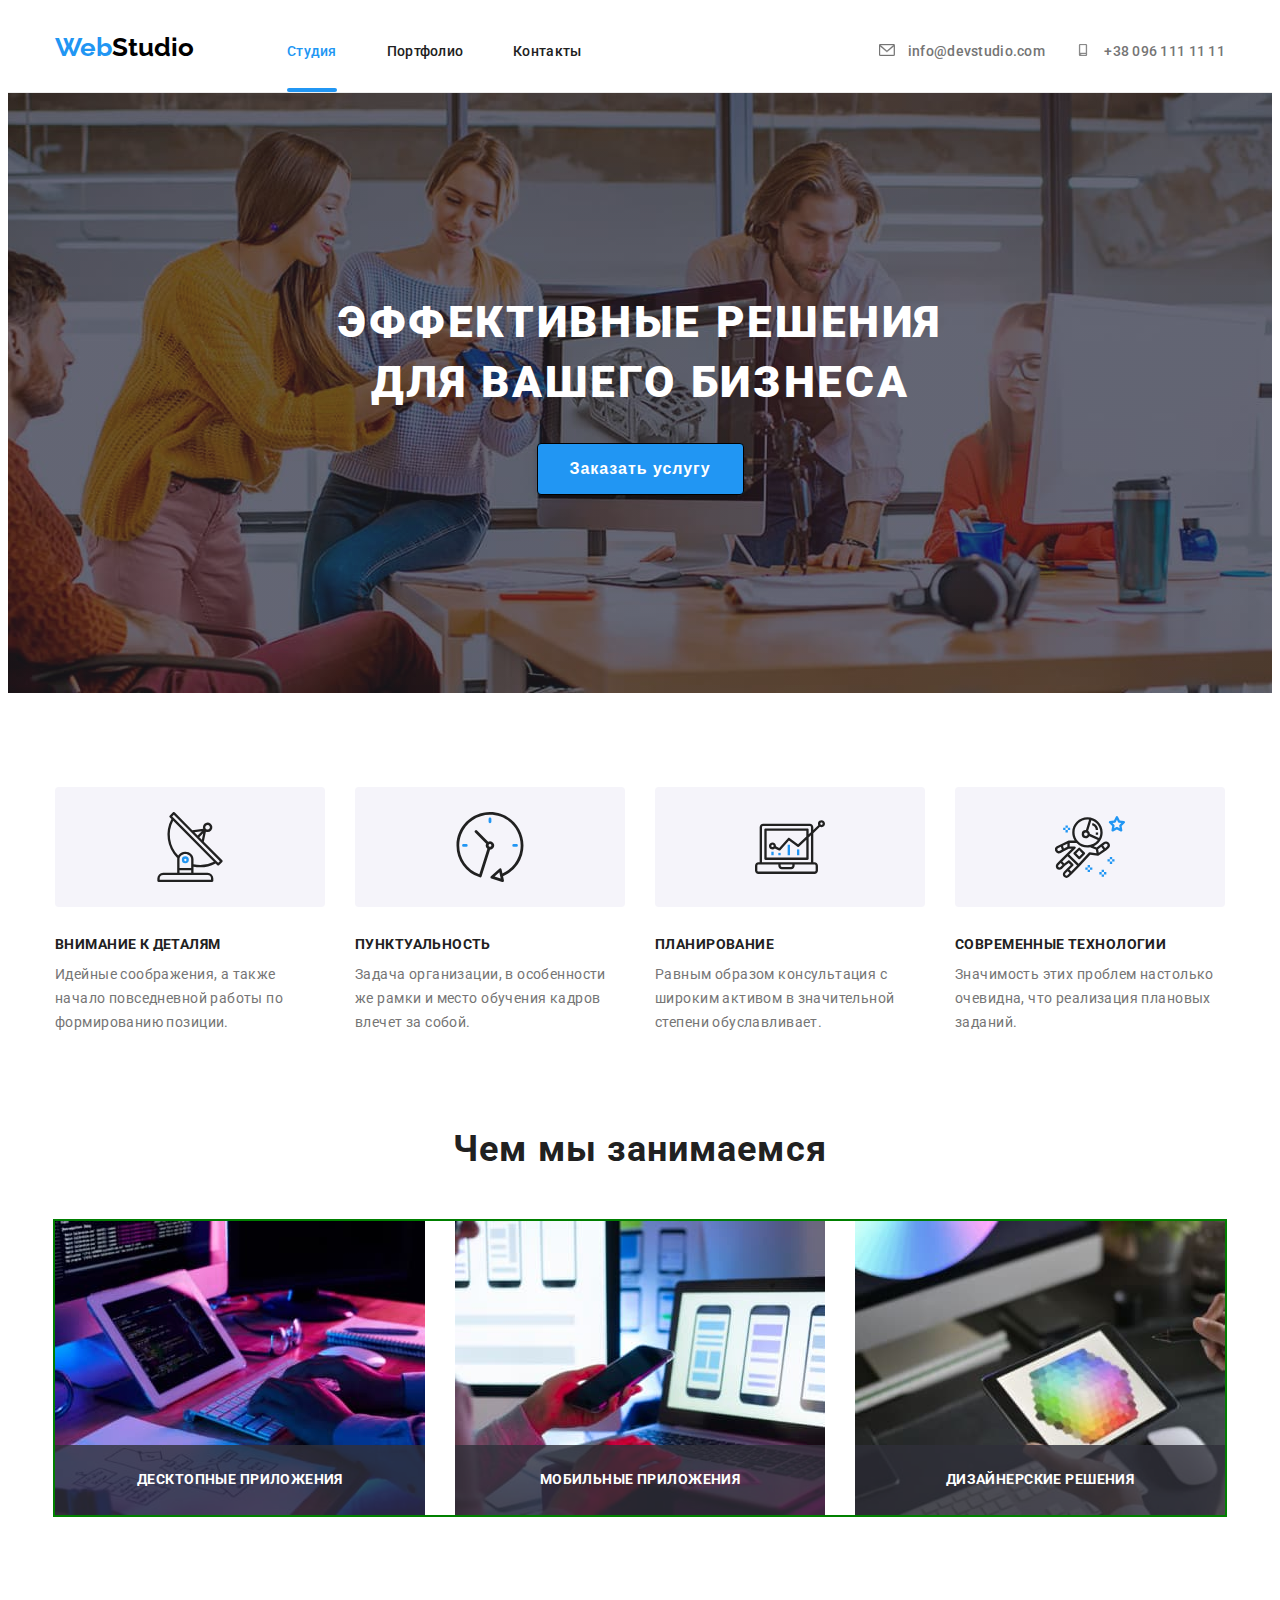
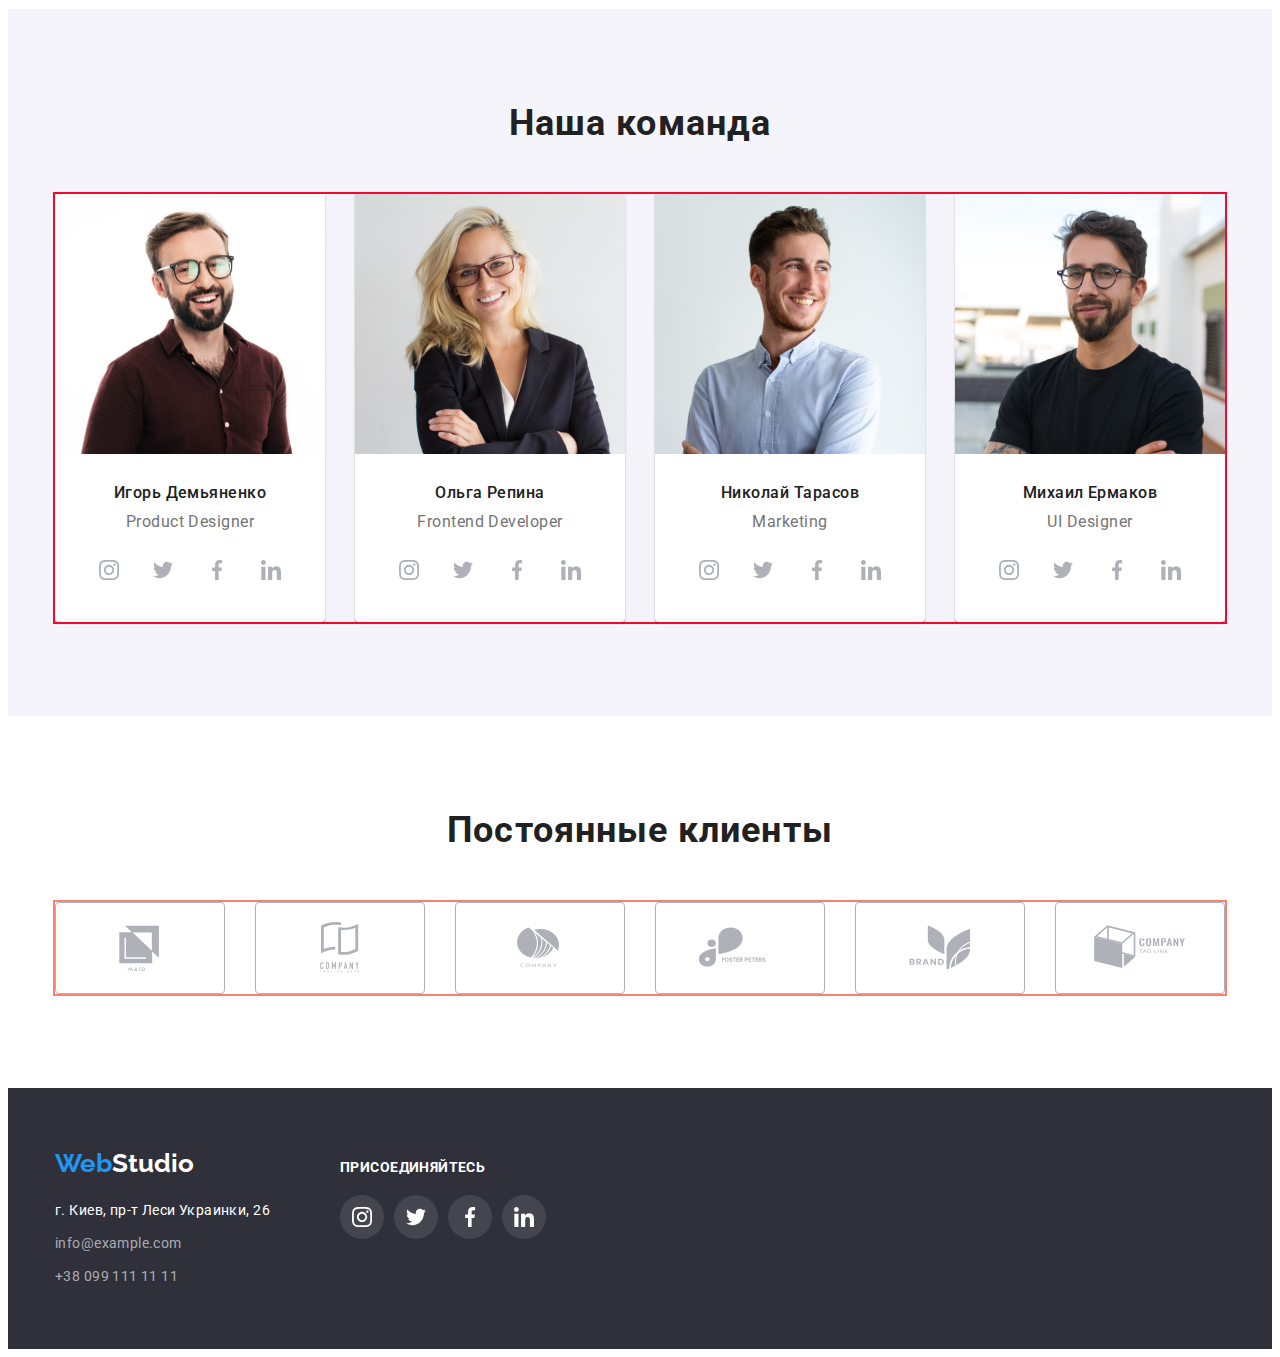
<file: index.html>
<!DOCTYPE html>
<html lang="en">
<head>
   <meta charset="UTF-8">
   <meta http-equiv="X-UA-Compatible" content="IE=edge">
   <meta name="viewport" content="width=device-width, initial-scale=1.0">
   <link rel="preconnect" href="https://fonts.googleapis.com">
   <link rel="preconnect" href="https://fonts.gstatic.com" crossorigin>
   <link href="https://fonts.googleapis.com/css2?family=Raleway:wght@700&family=Roboto:wght@400;500;700;900&display=swap" rel="stylesheet">
   <link rel="stylesheet" href="https://cdnjs.cloudflare.com/ajax/libs/modern-normalize/1.1.0/modern-normalize.min.css"
      integrity="sha512-wpPYUAdjBVSE4KJnH1VR1HeZfpl1ub8YT/NKx4PuQ5NmX2tKuGu6U/JRp5y+Y8XG2tV+wKQpNHVUX03MfMFn9Q=="
      crossorigin="anonymous" referrerpolicy="no-referrer" />
   <link rel="stylesheet" href="css/styles.css">
   <title>Document</title>
   
</head>


<body>
<!-- Верхняя линия -->
<header>
   <div class="container head">
      <a href="index.html" class="logo">Web<span class="logo-black">Studio</span></a>
      <nav>
         <ul class="navigators">
            <li><a href="index.html" class="navigator current">Студия</a></li>
            <li><a href="portfolio.html" class="navigator">Портфолио</a></li>
            <li><a href="" class="navigator">Контакты</a></li>
         </ul>

      </nav>
      <ul class="head-infos">
         <li class="head-item">
            <a href="email:info@devstudio.com" class="head-info">
               <svg class="icon-head" width="16px" height="12px">
                  <use href="./img/icons/sprite.svg#envelope"></use>
               </svg>
               info@devstudio.com</a></li>
         <li class="head-item">
            <a href="tel:+380961111111" class="head-info">
               <svg class="icon-head">
                  <use href="./img/icons/sprite.svg#smartphone"></use>
               </svg>
               +38 096 111 11 11</a></li>
      </ul>
   </div>
</header>

<main>
<!-- Шапка Профиля -->
<section class="hero overlay">
   <div class=" container">
      <h1 class="hero-text">Эффективные решения для вашего бизнеса</h1>
      <!-- Кнопка-->  
      <button type="button" class="button" data-modal-open>Заказать услугу</button>

      <div class="backdrop is-hidden" data-modal>
         <div class="modal">
<!-- какойто текст -->
            <button class="button-close" data-modal-close>
               <div >
                  <svg class="cross-button" width="30px" height="30px">
                     <use href="./img/icons/sprite.svg#cross"></use>
                  </svg>
               </div>
            </button>
         </div>
      </div>
   </div>
</section>
<!--Особенности-->
<section class="pad"> 
   <div class="container">
      <h2 class="no-see"> особенности</h2>
      <ul class="features">
         <li class="feature-item icon-antena">
            <h3 class="feature">Внимание к деталям</h3>
            <p class="about-feature">Идейные соображения, а также начало повседневной работы по формированию позиции.</p>
         </li>
         <li class="feature-item icon-clock">
            <h3 class="feature">Пунктуальность</h3>
            <p class="about-feature">Задача организации, в особенности же рамки и место обучения кадров влечет за собой.</p>
         </li>
         <li class="feature-item icon-diagram">
            <h3 class="feature">Планирование</h3>
            <p class="about-feature">Равным образом консультация с широким активом в значительной степени обуславливает.</p>
         </li>
         <li class="feature-item icon-astronaut">
            <h3 class="feature">Современные технологии</h3>
            <p class="about-feature">Значимость этих проблем настолько очевидна, что реализация плановых заданий.</p>
         </li>
      </ul>
   </div>
</section>
<!-- Чем мы занимаемся-->
<section class="section">
<div class="container">
   <h2 class="head-doing">
      Чем мы занимаемся
   </h2>
   <ul class="works">
      <li class="work-overlay"><img src="img/comp_work.jpg" 
               alt="Computer Work" 
               width="370"
               height="294"
               class="work-foto">
                  <div class="work-label">
                     Десктопные приложения
                  </div>
      </li>
      <li class="work-overlay"><img src="img/phone_work.jpg" 
               alt="Phone Work" 
               width="370"
               height="294"
               class="work-foto">
                  <div class="work-label">
                     Мобильные приложения
                  </div>
      </li>
      <li class="work-overlay"><img src="img/tablet_work.jpg" 
               alt="Tablet Work" 
               width="370"
               height="294"
               class="work-foto">
                  <div class="work-label">
                        Дизайнерские решения
                  </div>
      </li>
   </ul>
</div>
</section>
<!-- Наша команда -->
<section class="section bg">
   <div class="container">
      <h2 class="tittle">Наша команда</h2> 
         <ul class="list-team">
            <li class="item-team">
               <img src="img/img_team/product_designer.jpg" alt="Product Designer" width="270" height="260" class="work-foto">
               <div class="card-bot">
                  <h3 class="team-member">
                     Игорь Демьяненко
                  </h3>
                  <p class="member-description">
                     Product Designer
                  </p>
                  <ul class="socials-list">
                     <li>
                        <a href="#" class="socials-link">
                           <svg class="socials-icon" width="20" height="20">
                              <use href="./img/icons/sprite.svg#instagram">

                              </use>
                           </svg>
                        </a>
                     </li>
                     <li>
                        <a href="#" class="socials-link">
                           <svg class="socials-icon" width="20" height="20">
                              <use href="./img/icons/sprite.svg#twitter">

                              </use>
                           </svg>
                        </a>
                     </li>
                     <li>
                        <a href="#" class="socials-link">
                           <svg class="socials-icon" width="20" height="20">
                              <use href="./img/icons/sprite.svg#facebook">

                              </use>
                           </svg>
                        </a>
                     </li>
                     <li>
                        <a href="#" class="socials-link">
                           <svg class="socials-icon" width="20" height="20">
                              <use href="./img/icons/sprite.svg#linkedin">

                              </use>
                           </svg>
                        </a>
                     </li>
                  </ul>
      </div>
         <li class="item-team">
            <img src="img/img_team/front_end_developer.jpg"
                  alt="Product Designer"
                  width="270"
                  height="260"
                  class="work-foto">
            <div class="card-bot">
               <h3 class="team-member">
                  Ольга Репина
               </h3>
               <p class="member-description">
                  Frontend Developer
               </p>
                  <ul class="socials-list">
                     <li>
                        <a href="#" class="socials-link" >
                           <svg class="socials-icon" width="20" height="20">
                              <use href="./img/icons/sprite.svg#instagram" >
                  
                              </use>
                           </svg>
                        </a>
                     </li>
                     <li>
                        <a href="#" class="socials-link">
                           <svg class="socials-icon" width="20" height="20">
                              <use href="./img/icons/sprite.svg#twitter" >
                  
                              </use>
                           </svg>
                        </a>
                     </li>
                  <li>
                     <a href="#" class="socials-link">
                        <svg class="socials-icon" width="20" height="20">
                           <use href="./img/icons/sprite.svg#facebook" >
                  
                           </use>
                        </svg>
                     </a>
                  </li>
                  <li>
                     <a href="#" class="socials-link">
                        <svg class="socials-icon" width="20" height="20">
                           <use href="./img/icons/sprite.svg#linkedin" >
                  
                           </use>
                        </svg>
                     </a>
                  </li>
                  </ul>
         <li class="item-team">
            <img src="img/img_team/marketing.jpg" alt="Product Designer" width="270" height="260" class="work-foto">
            <div class="card-bot">
               <h3 class="team-member">
                  Николай Тарасов
               </h3>
               <p class="member-description">
                  Marketing
               </p>
               <ul class="socials-list">
                  <li>
                     <a href="#" class="socials-link">
                        <svg class="socials-icon" width="20" height="20">
                           <use href="./img/icons/sprite.svg#instagram">
         
                           </use>
                        </svg>
                     </a>
                  </li>
                  <li>
                     <a href="#" class="socials-link">
                        <svg class="socials-icon" width="20" height="20">
                           <use href="./img/icons/sprite.svg#twitter">
         
                           </use>
                        </svg>
                     </a>
                  </li>
                  <li>
                     <a href="#" class="socials-link">
                        <svg class="socials-icon" width="20" height="20">
                           <use href="./img/icons/sprite.svg#facebook">
         
                           </use>
                        </svg>
                     </a>
                  </li>
                  <li>
                     <a href="#" class="socials-link">
                        <svg class="socials-icon" width="20" height="20">
                           <use href="./img/icons/sprite.svg#linkedin">
         
                           </use>
                        </svg>
                     </a>
                  </li>
               </ul>
            </div>
            <li class="item-team">
               <img src="img/img_team/ui_designer.jpg" alt="Product Designer" width="270" height="260" class="work-foto">
               <div class="card-bot">
                  <h3 class="team-member">
                     Михаил Ермаков
                  </h3>
                  <p class="member-description">
                     UI Designer
                  </p>
                  <ul class="socials-list">
                     <li>
                        <a href="#" class="socials-link">
                           <svg class="socials-icon" width="20" height="20">
                              <use href="./img/icons/sprite.svg#instagram">
            
                              </use>
                           </svg>
                        </a>
                     </li>
                     <li>
                        <a href="#" class="socials-link">
                           <svg class="socials-icon" width="20" height="20">
                              <use href="./img/icons/sprite.svg#twitter">
            
                              </use>
                           </svg>
                        </a>
                     </li>
                     <li>
                        <a href="#" class="socials-link">
                           <svg class="socials-icon" width="20" height="20">
                              <use href="./img/icons/sprite.svg#facebook">
            
                              </use>
                           </svg>
                        </a>
                     </li>
                     <li>
                        <a href="#" class="socials-link">
                           <svg class="socials-icon" width="20" height="20">
                              <use href="./img/icons/sprite.svg#linkedin">
            
                              </use>
                           </svg>
                        </a>
                     </li>
                  </ul>
               </div>
   </div>
</section>
<div class="container">
   <section class="section">
      <h2 class="tittle">Постоянные клиенты</h2>
      <div>
         <ul class="customers">
            <li>
               <a href="#" class="customers-link">
                  <svg class="customers-logo" width="106px" height="60px">
                     <use href="./img/icons/sprite.svg#yaco">

                     </use>
                  </svg>
               </a>
            </li>
            <li>
               <a href="#" class="customers-link">
                  <svg class="customers-logo" width="106px" height="60px">
                     <use href="./img/icons/sprite.svg#tagline">
                  
                     </use>
                  </svg>
               </a>
            </li>
            <li>
               <a href="#" class="customers-link">
                  <svg class="customers-logo" width="106px" height="60px">
                     <use href="./img/icons/sprite.svg#company">
                  
                     </use>
                  </svg>
               </a>
            </li>
            <li>
               <a href="#" class="customers-link">
                  <svg class="customers-logo" width="106px" height="60px">
                     <use href="./img/icons/sprite.svg#foster_peters">
                  
                     </use>
                  </svg>
               </a>
            </li>
            <li>
               <a href="#" class="customers-link">
                  <svg class="customers-logo" width="106px" height="60px">
                     <use href="./img/icons/sprite.svg#brand">
                  
                     </use>
                  </svg>
               </a>
            </li>
            <li>
               <a href="#" class="customers-link">
                  <svg class="customers-logo" width="106px" height="60px">
                     <use href="./img/icons/sprite.svg#cptag">
                        
                     </use>
                  </svg>
               </a>
            </li>
         </ul>
      </div>
   </section>
</div>
</main>

<!-- Подвал -->
<footer>
<div class="container footer"> 
   <div class="footer-position">  
      <a href="index.html" class="footer-logo">Web<span class="logo-white">Studio</span></a>
      <address class="address-location">
         <ul class="footer-ul">
            <li>
               <a href="https://goo.gl/maps/bWFkGNw7Ft1GiUdh8"
               target="_blank"
               rel="noopener noreferrer" 
               class="location"
               >
               г. Киев, пр-т Леси Украинки, 26
               </a>

            </li>
            <li><a href="mailto:info@example.com" class="footer-info">info@example.com</a></li>
            <li><a href="tel:+380991111111" class="footer-info">+38 099 111 11 11</a></li>
         </ul>
      </address>
   </div>
            <div class="style-footer">
               <h2 class="tittle-footer">присоединяйтесь</h2>
                  <div>
                     <ul class="footer-list">
                        <li>
                           <a href="#" class="footer-link">
                              <svg class="socials-icon" width="20" height="20">
                                 <use href="./img/icons/sprite.svg#instagram">
                     
                                 </use>
                              </svg>
                           </a>
                        </li>
                        <li>
                           <a href="#" class="footer-link">
                              <svg class="socials-icon" width="20" height="20">
                                 <use href="./img/icons/sprite.svg#twitter">
                     
                                 </use>
                              </svg>
                           </a>
                        </li>
                        <li>
                           <a href="#" class="footer-link">
                              <svg class="socials-icon" width="20" height="20">
                                 <use href="./img/icons/sprite.svg#facebook">
                     
                                 </use>
                              </svg>
                           </a>
                        </li>
                        <li>
                           <a href="#" class="footer-link">
                              <svg class="socials-icon" width="20" height="20">
                                 <use href="./img/icons/sprite.svg#linkedin">
                     
                                 </use>
                              </svg>
                           </a>
                        </li>
                     </ul>
                  </div>
               </div>
</div>
</footer>

   <script src="./js/modal.js"></script>
</body>
</html>
</file>
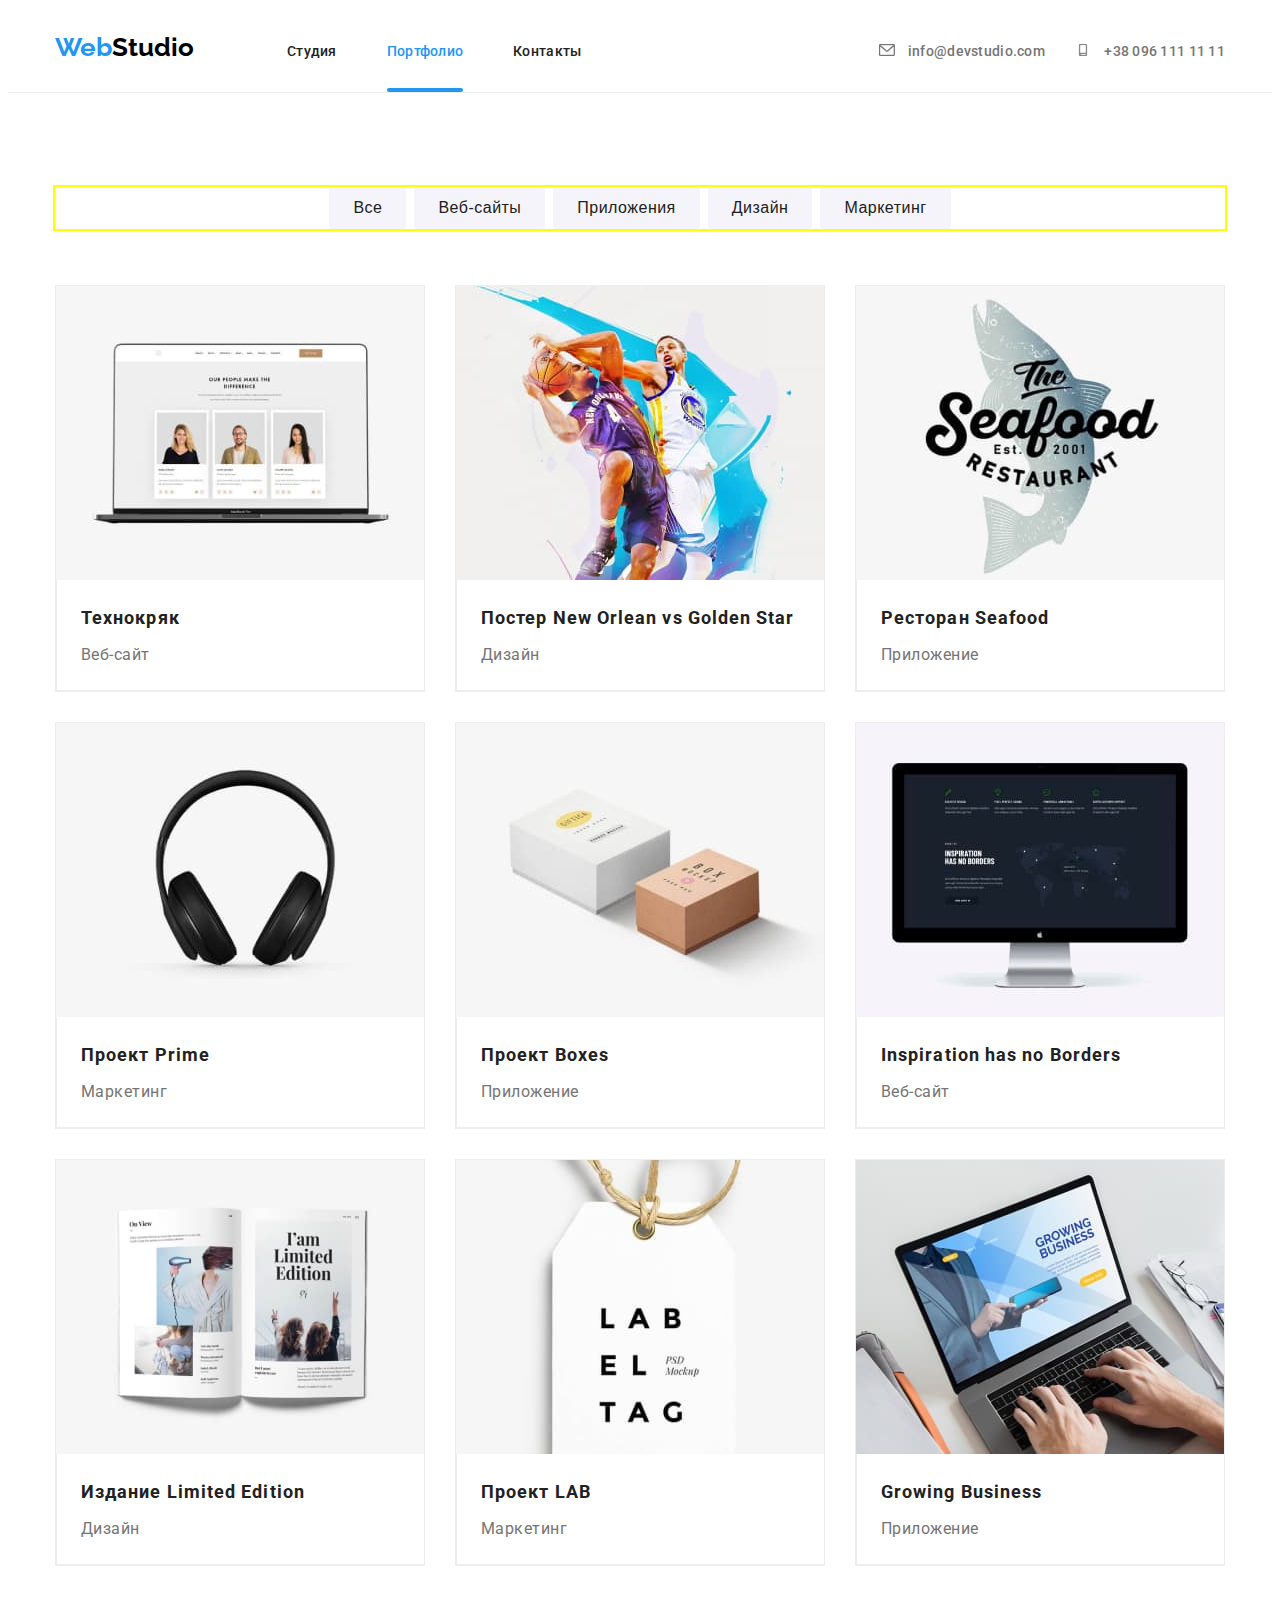
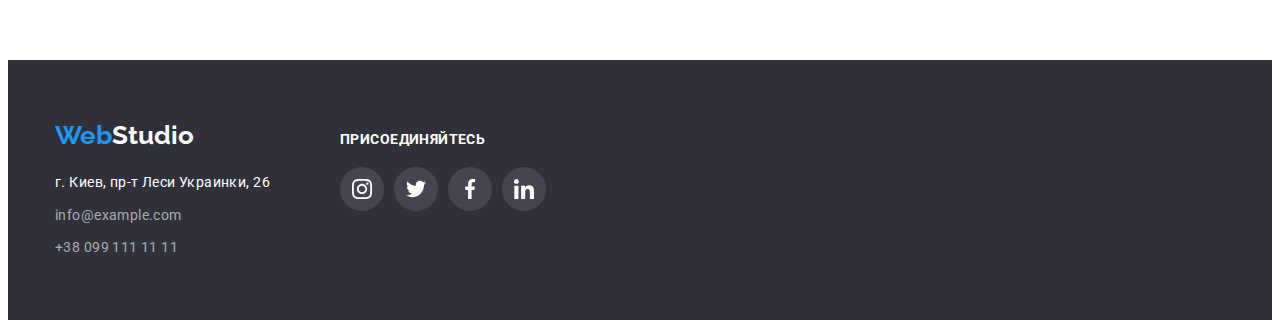
<file: portfolio.html>
<!DOCTYPE html>
<html lang="en">
<head>
    <meta charset="UTF-8">
    <meta http-equiv="X-UA-Compatible" content="IE=edge">
    <meta name="viewport" content="width=device-width, initial-scale=1.0">
    <link rel="preconnect" href="https://fonts.googleapis.com">
    <link rel="preconnect" href="https://fonts.gstatic.com" crossorigin>
    <link href="https://fonts.googleapis.com/css2?family=Raleway:wght@700&family=Roboto:wght@400;500;700;900&display=swap" rel="stylesheet">
    <link rel="stylesheet" href="https://cdnjs.cloudflare.com/ajax/libs/modern-normalize/1.1.0/modern-normalize.min.css"
        integrity="sha512-wpPYUAdjBVSE4KJnH1VR1HeZfpl1ub8YT/NKx4PuQ5NmX2tKuGu6U/JRp5y+Y8XG2tV+wKQpNHVUX03MfMFn9Q=="
        crossorigin="anonymous" referrerpolicy="no-referrer" />
    <link rel="stylesheet" href="css/styles.css">
    <title>Document</title>
</head>


<body>
<!-- Верхняя линия -->
<header>
    <div class="container head">
        <a href="index.html" class="logo">Web<span class="logo-black">Studio</span></a>
        <nav>
            <ul class="navigators">
                <li><a href="index.html" class="navigator">Студия</a></li>
                <li><a href="portfolio.html" class="navigator current">Портфолио</a></li>
                <li><a href="" class="navigator">Контакты</a></li>
            </ul>

        </nav>
        <ul class="head-infos">
            <li class="head-item">
                <a href="email:info@devstudio.com" class="head-info">
                    <svg class="icon-head" width="16px" height="12px">
                        <use href="./img/icons/sprite.svg#envelope"></use>
                    </svg>
                    info@devstudio.com</a>
            </li>
            <li class="head-item">
                <a href="tel:+380961111111" class="head-info">
                    <svg class="icon-head">
                        <use href="./img/icons/sprite.svg#smartphone"></use>
                    </svg>
                    +38 096 111 11 11</a>
            </li>
        </ul>
    </div>
</header>

<main>
<!-- Портфолио -->
<section class="main-project">
    <div class="container">
        <h1 class="no-see">Portfolio</h1>
        <ul class="project-buttons">
            <li><button type="button" class="project-button">Все</button></li>
            <li><button type="button" class="project-button">Веб-сайты</button></li>
            <li><button type="button" class="project-button">Приложения</button></li>
            <li><button type="button" class="project-button">Дизайн</button></li>
            <li><button type="button" class="project-button">Маркетинг</button></li>
        </ul>
        <ul class="projects">
            <li class="projects-box">
                <a href="" class="projects-active">
                    <div class="relative-projects">
                        <img src="img/img_projects/technokryak.jpg" alt="Techno Kryak" width="370" height="294" 
                            class="projects-foto">
                            <div class="projects-action">
                                <p class="action-overlay">
                                    Ресурс предлагает комплексные предложения с разным уровнем функционала и сервисов. Все это позволит посетителю получить исчерпывающие сведения о компании или частном лице.
                                </p>
                            </div>
                    </div>
                    <div class="projects-bot">
                        <h2 class="project-name">Технокряк</h2>
                        <p class="project-description">Веб-сайт</p>
                    </div>
                </a>
            </li>
            <li class="projects-box">
                <a href="" class="projects-active">
                    <div class="relative-projects">
                        <img src="img/img_projects/poster.jpg" alt="poster" width="370" height="294" 
                        class="projects-foto">
                            <div class="projects-action">
                                <p class="action-overlay">
                                    Ресурс предлагает комплексные предложения с разным уровнем функционала и сервисов. Все это позволит посетителю получить исчерпывающие сведения о компании или частном лице.
                                </p>
                            </div>
                    </div>
                    <div class="projects-bot">
                        <h2 class="project-name">Постер New Orlean vs Golden Star</h2>
                        <p class="project-description">Дизайн</p>
                    </div>
                </a>
            </li>
            <li class="projects-box">
                <a href="" class="projects-active">
                    <div class="relative-projects">
                        <img src="img/img_projects/restaurant.jpg" alt="The Seafood Restaurant" width="370" height="294"
                        class="projects-foto">
                            <div class="projects-action">
                                <p class="action-overlay">
                                    Ресурс предлагает комплексные предложения с разным уровнем функционала и сервисов. Все это позволит посетителю получить исчерпывающие сведения о компании или частном лице.
                                </p>
                            </div>
                    </div>
                    <div class="projects-bot">
                        <h2 class="project-name">Ресторан Seafood</h2>
                        <p class="project-description">Приложение</p>
                    </div>
                </a>
            </li>
            <li class="projects-box">
                <a href="" class="projects-active">
                    <div class="relative-projects">
                        <img src="img/img_projects/project_prime.jpg" alt="project prime" width="370" height="294"
                        class="projects-foto">
                            <div class="projects-action">
                                <p class="action-overlay">
                                    Ресурс предлагает комплексные предложения с разным уровнем функционала и сервисов. Все это позволит посетителю получить исчерпывающие сведения о компании или частном лице.
                                </p>
                            </div>
                    </div>
                    <div class="projects-bot">
                        <h2 class="project-name">Проект Prime</h2>
                        <p class="project-description">Маркетинг</p>
                    </div>
                </a>
            </li>
            <li class="projects-box">
                <a href="" class="projects-active">
                    <div class="relative-projects">
                        <img src="img/img_projects/project_boxes.jpg" alt="Проект Boxes" width="370" height="294" 
                        class="projects-foto">
                            <div class="projects-action">
                                <p class="action-overlay">
                                    Ресурс предлагает комплексные предложения с разным уровнем функционала и сервисов. Все это позволит посетителю получить исчерпывающие сведения о компании или частном лице.
                                </p>
                            </div>
                    </div>
                    <div class="projects-bot">
                        <h2 class="project-name">Проект Boxes</h2>
                        <p class="project-description">Приложение</p>
                    </div>
                </a>
            </li>
            <li class="projects-box">
                <a href="" class="projects-active">
                    <div class="relative-projects">
                        <img src="img/img_projects/inspiration.jpg" alt="Inspiration has no Borders" width="370" height="294"
                        class="projects-foto">
                            <div class="projects-action">
                                <p class="action-overlay">
                                    Ресурс предлагает комплексные предложения с разным уровнем функционала и сервисов. Все это позволит посетителю получить исчерпывающие сведения о компании или частном лице.
                                </p>
                            </div>
                    </div>
                    <div class="projects-bot">
                        <h2 class="project-name">Inspiration has no Borders</h2>
                        <p class="project-description">Веб-сайт</p>
                    </div>
                </a>
            </li>
            <li class="projects-box">
                <a href="" class="projects-active">
                    <div class="relative-projects">
                        <img src="img/img_projects/limited_edition.jpg" alt="Издание Limited Edition" width="370" height="294"
                        class="projects-foto">
                            <div class="projects-action">
                                <p class="action-overlay">
                                    Ресурс предлагает комплексные предложения с разным уровнем функционала и сервисов. Все это позволит посетителю получить исчерпывающие сведения о компании или частном лице.
                                </p>
                            </div>
                    </div>
                    <div class="projects-bot">
                        <h2 class="project-name">Издание Limited Edition</h2>
                        <p class="project-description">Дизайн</p>
                    </div>
                </a>
            </li>
            <li class="projects-box">
                <a href="" class="projects-active">
                    <div class="relative-projects">
                        <img src="img/img_projects/project_lab.jpg" alt="Проект LAB" width="370" height="294" 
                        class="projects-foto">
                            <div class="projects-action">
                                <p class="action-overlay">
                                    Ресурс предлагает комплексные предложения с разным уровнем функционала и сервисов. Все это позволит посетителю получить исчерпывающие сведения о компании или частном лице.
                                </p>
                            </div>
                    </div>
                    <div class="projects-bot">
                        <h2 class="project-name">Проект LAB</h2>
                        <p class="project-description">Маркетинг</p>
                    </div>
                </a>
            </li>
            <li class="projects-box">
                <a href="" class="projects-active">
                    <div class="relative-projects">
                        <img src="img/img_projects/growing_business.jpg" alt="Growing Business" width="370" height="294"
                        class="projects-foto">
                            <div class="projects-action">
                                <p class="action-overlay">
                                    Ресурс предлагает комплексные предложения с разным уровнем функционала и сервисов. Все это позволит посетителю получить исчерпывающие сведения о компании или частном лице.
                                </p>
                            </div>
                    </div>
                    <div class="projects-bot">
                        <h2 class="project-name">Growing Business</h2>
                        <p class="project-description">Приложение</p>
                    </div>
                </a>
            </li>
        </ul>
    </div>
</section>
</main>
    <!-- Подвал -->
<footer>
    <div class="container footer">
        <div class="footer-position">
            <a href="index.html" class="footer-logo">Web<span class="logo-white">Studio</span></a>
            <address class="address-location">
                <ul class="footer-ul">
                    <li>
                        <a href="https://goo.gl/maps/bWFkGNw7Ft1GiUdh8" target="_blank" rel="noopener noreferrer"
                            class="location">
                            г. Киев, пр-т Леси Украинки, 26
                        </a>

                    </li>
                    <li><a href="mailto:info@example.com" class="footer-info">info@example.com</a></li>
                    <li><a href="tel:+380991111111" class="footer-info">+38 099 111 11 11</a></li>
                </ul>
            </address>  
        </div>
        <div class="style-footer">
            <h2 class="tittle-footer">присоединяйтесь</h2>
            <div>
                <ul class="footer-list">
                    <li>
                        <a href="#" class="footer-link">
                            <svg class="socials-icon" width="20" height="20">
                                <use href="./img/icons/sprite.svg#instagram">

                                </use>
                            </svg>
                        </a>
                    </li>
                    <li>
                        <a href="#" class="footer-link">
                            <svg class="socials-icon" width="20" height="20">
                                <use href="./img/icons/sprite.svg#twitter">

                                </use>
                            </svg>
                        </a>
                    </li>
                    <li>
                        <a href="#" class="footer-link">
                            <svg class="socials-icon" width="20" height="20">
                                <use href="./img/icons/sprite.svg#facebook">

                                </use>
                            </svg>
                        </a>
                    </li>
                    <li>
                        <a href="#" class="footer-link">
                            <svg class="socials-icon" width="20" height="20">
                                <use href="./img/icons/sprite.svg#linkedin">

                                </use>
                            </svg>
                        </a>
                    </li>
                </ul>
            </div>
        </div>
    </div>
</footer>
</body>
</html>
</file>
<file: css/styles.css>
html {
    box-sizing: border-box;
}
*,
*::before,
*::after {
    box-sizing: inherit;
}

:root {
    --brand-color: #2196f3;
    --primary-color: #212121;
    --description-color: #757575;
    --background-icons: #F5F4FA;
    --main-white: #FFFFFF;
}

a {
    text-decoration: none;
}

p {
    margin: 0px;
}

h1,
h2,
h3 {
    margin: 0px;
}

ul,
li {
    padding: 0px;
    margin: 0px;
    list-style-type: none;
}


body {
    background: var(--main-white);
    font-family: 'Roboto', sans-serif;
    color:var(--primary-color);

}

header {
    padding-top: 24px;
    /* padding-bottom: 25px; */
    border-bottom: 1px solid #ECECEC;
}

footer {
    padding: 60px 0px;
    background-color: #2F303A;
}

.section {
    padding: 94px 0px;
}
/* Верхняя линия */

.container {
    width: 1200px;
    margin: 0px auto;
    padding: 0px 15px;
    align-items: center;

}

.head {
    display: flex;
    align-items:center;
    justify-content: center;
    align-items: baseline;
    background-color: var(--main-white);
}
a.logo {
    display: flex;
    font-family: 'Raleway';
    font-style: normal;
    font-weight: 700;
    font-size: 26px;
    line-height: 1.19;
    color: var(--brand-color);
}

a.logo {
    text-decoration: none;
}

.logo-black {
    color: #000000;
}

.navigators {
    /* position: relative; */

    display: flex;
    justify-content: space-between;
    gap: 50px;
    margin-left: 93px;
    padding: 0px;
}

.navigator {
    display: flex;
    align-items: center;
    justify-content: center;
    position: relative;
    color: var(--primary-color);
    text-decoration: none;
    font-weight: 500;
    font-size: 14px;
    line-height: 1.14;
    letter-spacing: 0.02em;


    transition: transform 500ms cubic-bezier(0.4, 0, 0.2, 1), 
                color 250ms cubic-bezier(0.4, 0, 0.2, 1);
}




.navigators .navigator.current {
    display: flex;
    justify-content: center;
    align-items: baseline;
    height: 48px;
    color: var(--brand-color);

}

.navigators .navigator.current::after {
    position: absolute;
    content: "";
    width: 100%;
    height: 4px;
    right: 0;
    bottom: 0;

    background: #2196F3;
    border-radius: 2px;
}

.navigators .navigator:hover,
.navigators .navigator:focus {
    color: var(--brand-color);
    transform: scale(1.2);

}

.head-infos {
    display: flex;
    text-align: center;
    align-items: baseline;
    justify-content: space-between;
    gap: 30px;
    margin-left: auto;
    padding: 0px;

    color: var(--description-color);

    transition: transform 500ms cubic-bezier(0.4, 0, 0.2, 1),
            color 250ms cubic-bezier(0.4, 0, 0.2, 1);
}

.head-infos:focus,
.head.infos:hover {
    color: var(--brand-color);
    transform: scale(1.1);
}

.head-info {
    font-weight: 500;
    font-size: 14px;
    line-height: 1.14;
    letter-spacing: 0.02em;

    transition: transform 500ms cubic-bezier(0.4, 0, 0.2, 1),
            color 250ms cubic-bezier(0.4, 0, 0.2, 1);
}

a.head-info {
    color: var(--description-color);
    text-decoration: none;
}


.head-infos .head-info:hover,
.head-infos .head-info:focus {
    color: var(--brand-color);
    transform: scale(1.1);
    text-decoration: none;
}

.head-item {
    display: flex;
    text-align: center;
    gap: 10px;
    align-items: baseline;
}

.icon-head {
    margin-right: 10px;
    width: 16px;
    height: 12px;
    fill: currentColor;
    stroke: currentColor;
}
/* Шапка Профиля */

.hero {
    padding: 200px 0px;
}
.overlay {
    max-width: 1600px;
    height: 600px;
    margin-left: auto;
    margin-right: auto;
    background-image: linear-gradient(to right, 
    rgba(47, 48, 58, 0.4),
    rgba(47, 48, 58, 0.4)),
    url("../img/img_background/background-img.jpg");
    background-repeat: no-repeat;
    background-position: center;
    background-size: cover;
    background-color: black;
}

.hero-text {
    display: block;
    text-align: center;
    margin: 0px auto;
    padding-bottom: 30px;
    width: 696px;
    font-weight: 900;
    font-size: 44px;
    line-height: 1.36;
    text-align: center;
    letter-spacing: 0.06em;
    text-transform: uppercase;
    color: var(--main-white);
}
/* Кнопка */

.button {
    display: block;
    text-align: center;
    margin: 0px auto;
    cursor: pointer;
    background: var(--brand-color);
    padding: 10px 32px;
    border-width: 1px;
    border-radius: 4px;
    box-shadow: 0px 4px 4px rgba(0, 0, 0, 0.15);
    border-style: solid;
    cursor: pointer;
    font-weight: 700;
    font-size: 16px;
    line-height: 1.87;
    letter-spacing: 0.06em;
    text-align: center;
    color: var(--main-white);
}

.backdrop {
    position: fixed;
    top: 0;
    left: 0;

    width: 100%;
    height: 100%;
    
    background-color: rgba(0, 0, 0, 0.1);

    z-index: 1;

    opacity: 1;
    transition: opacity 250ms cubic-bezier(0.4, 0, 0.2, 1);

    /* animation-name: spin;
    animation-duration: 2s;
    animation-timing-function: linear;
    animation-iteration-count: 1; */
}


/* @keyframes spin {
    0% {
        transform: rotate(0deg);
    }

    100% {
        transform: rotate(360deg);
    }
} */
 
.backdrop.is-hidden {
    visibility: hidden;
    opacity: 0;
    pointer-events: none;

    opacity: 0;
}
.modal {
    position: absolute; 
    top: 50%;
    left: 50%;

    display: flex;

    width: 528px;
    height: 581px;

    background-color: var(--main-white);
    box-shadow: 
        0px 1px 3px rgba(0, 0, 0, 0.12),
        0px 1px 1px rgba(0, 0, 0, 0.14),
        0px 2px 1px rgba(0, 0, 0, 0.2);
    border-radius: 4px;

    transform: translate(-50%,-50%);

    z-index: 2;

    
}

.button-close {
    width: 30px;
    height: 30px;
    fill: var(--main-white);
    stroke: rgba(0, 0, 0, 0.1);

    display: flex;
    flex-direction: row-reverse;
    padding: 0px;
    align-items: center;
    justify-content: center;
    margin: 8px 8px auto auto;

    color: var(--primary-color);
    background-color: var(--main-white);
    border-radius: 50%;
    border: 1px solid rgba(0, 0, 0, 0.1);
   
    transition: transform 500ms cubic-bezier(0.4, 0, 0.2, 1), 
                background-color 500ms cubic-bezier(0.4, 0, 0.2, 1),
                color 500ms cubic-bezier(0.4, 0, 0.2, 1);
}


/* 
transition: transform 500ms cubic-bezier(0.4, 0, 0.2, 1),
transform: scale(1.4);

*/
.button-close:hover,
.button-close:focus {
    transform: scale(1.1);
    background-color: var(--brand-color);
    color: var(--main-white);
}

.cross-button {
    display: flex;
    align-items: center;
    justify-content: center;

    width: 18px;
    height: 18px;

    fill: currentColor;
    stroke: currentColor;
}
/* Особенности */

.pad {
    padding-top: 94px;
}

.no-see {
    color: transparent;
    position: absolute;
    width: 1px;
    height: 1px;
    margin: -1px;
    border: 0;
    padding: 0;

    white-space: nowrap;
    clip-path: inset(100%);
    clip: rect(0 0 0 0);
    overflow: hidden;
    }

.features {
    display: flex;
    gap: 30px;
}

.feature {
    width: 270px;
    margin-bottom: 10px;
    font-weight: 700;
    font-size: 14px;
    line-height: 1.14;
    letter-spacing: 0.03em;
    text-transform: uppercase;
}

.about-feature {
    font-size: 14px;
    line-height: 1.71;
    letter-spacing: 0.03em;
    color: var(--description-color);
}

.feature-item::before {
    display: block;
    content: "";
    height: 120px;
    padding: 25px 100px;
    background-size: 70px 70px;
    background-repeat: no-repeat;
    background-position: center;
    background-color: var(--background-icons);
    margin-bottom: 30px;
    border-radius: 4px;
}

.icon-antena::before {
    background-image: url(../img/icons/antenna.svg);
    fill: rebeccapurple;
    

}

.icon-clock::before {
    background-image: url(../img/icons/clock.svg);
}

.icon-diagram::before {
    background-image: url(../img/icons/diagram.svg);
}

.icon-astronaut::before {
    background-image: url(../img/icons/astronaut.svg);
}
/* Чем мы занимаемся*/

.head-doing {
    text-align: center;
    margin: 0px;
    margin-bottom: 50px;
    font-weight: 700;
    font-size: 36px;
    line-height: 1.16;
    letter-spacing: 0.03em;
}

.works {
    outline: 2px solid green;
    display: flex;
    gap: 30px;
    margin: 0px;
}
.work-foto {
    display: block;
    margin: 0px;
}

.work-overlay {
    position: relative;
    display: flex;
    text-align: center;
    justify-content: center;
    width: 370px;
}

.work-label {
    position: absolute;
    left: 0;
    bottom: 0;

    display: flex;
    align-items: center;
    justify-content: center;
    width: 370px;
    max-height: 70px;

    padding: 27px 82px;

    font-weight: 700;
    font-size: 14px;
    line-height: 1.17;
    text-align: center;
    letter-spacing: 0.03em;
    text-transform: uppercase;

    color: var(--main-white);
    background-color:rgba(47, 48, 58, 0.8);

    z-index: 0;
}

/* Наша команда */
.bg {
    background-color: #F5F4FA;
}
.tittle {
    margin-bottom: 50px;
    font-weight: 700;
    font-size: 36px;
    line-height: 1.16;
    text-align: center;
    letter-spacing: 0.03em;
}

.list-team {
    display: flex;
    gap: 30px;


    outline: 2px solid #f50830;
}

.item-team {
    box-shadow: 0px 1px 3px rgba(0, 0, 0, 0.12), 0px 1px 1px rgba(0, 0, 0, 0.14), 0px 2px 1px rgba(0, 0, 0, 0.2);
    border-radius: 0px 0px 4px 4px;
    background: var(--main-white);
}

.team-member {
    margin-bottom: 10px;
    font-weight: 500;
    font-size: 16px;
    line-height: 1.18;
    text-align: center;
    letter-spacing: 0.03em;
}

.member-description {
    font-size: 16px;
    line-height: 1.18;
    text-align: center;
    letter-spacing: 0.03em;
    color: var(--description-color);
    margin-bottom: 16px;
}

.card-bot {
    padding-top: 30px;
}

.socials-list {
    display: flex;
    align-items: center;
    justify-content: center;
    gap: 10px;
    padding: 0px 0px 30px;
}

.socials-link {
    display: flex;
    justify-content: center;
    align-items: center;
    margin: 0px auto;
    width: 44px;
    height: 44px;
    border-radius: 50%;

    padding: 0px;
    border: none;
    color: #AFB1B8;
    background-color: var(--main-white);

    transition: transform 250ms cubic-bezier(0.4, 0, 0.2, 1),
                color 250ms cubic-bezier(0.4, 0, 0.2, 1),
                background-color 250ms cubic-bezier(0.4, 0, 0.2, 1);
}

.socials-link:focus, 
.socials-link:hover {
    transform: scale(1.3);
    color: var(--main-white);
    background-color: var(--brand-color);
}

.socials-icon {
    display: flex;
    justify-content: center;
    align-items: center;
    fill: currentColor;
}

/* Постоянные клиенты */

.customers {
    display: flex;
    align-items: center;
    justify-content: space-between;
    margin: 0px auto;

    outline: 2px solid salmon;
    
    transition: border-color 250ms cubic-bezier(0.4, 0, 0.2, 1),
                outline 250ms cubic-bezier(0.4, 0, 0.2, 1),
                color 250ms cubic-bezier(0.4, 0, 0.2, 1);
}


.customers:hover,
.customers:focus {
        border-color: var(--brand-color);
        color: var(--brand-color);
        outline: var(--brand-color);
}

.customers-logo {
    display: flex;
    padding: 16px 32px;
    border-radius: 4px;
    width: 170px;
    height: 92px;
    border: 1px solid currentColor;
    fill: currentColor;
}

.customers-link {
    border-radius: 4px;
    color: #AFB1B8;


    transition: transform 250ms cubic-bezier(0.4, 0, 0.2, 1),
                border-color 250ms cubic-bezier(0.4, 0, 0.2, 1),
                outline 250ms cubic-bezier(0.4, 0, 0.2, 1),
                color 250ms cubic-bezier(0.4, 0, 0.2, 1);
    
}

.customers-link:focus,
.customers-link:hover {
    transform: scale(2);
    border-color: var(--brand-color);
    color: var(--brand-color);
    outline: var(--brand-color);
}

/* Подвал */
.footer {
    display: flex;
    align-items: baseline;
    margin: 0px auto;
}

.footer-position {
    display: flex;
    flex-direction: column;
    align-items: baseline;
}

a.footer-logo {
    display: flex;
    margin-bottom: 20px;
    text-decoration: none;
    font-family: 'Raleway';
    font-weight: 700;
    font-size: 26px;
    line-height: 1.19;
    color: var(--brand-color);
}
.logo-white {
    color: var(--main-white);
}
a.location {
    font-style: normal;
    font-size: 14px;
    line-height: 1.71;
    letter-spacing: 0.03em;
    text-decoration: none;
    color: var(--main-white);
}

.footer-ul {
    display: flex;
    flex-direction: column;
    gap: 9px;
}

.footer-info {
    font-family: 'Roboto';
    font-style: normal;
    font-size: 14px;
    line-height: 1.71;
    letter-spacing: 0.03em;
    text-decoration: none;
    color: rgba(255, 255, 255, 0.6);

    transition: transform 250ms cubic-bezier(0.4, 0, 0.2, 1),
                color 250ms cubic-bezier(0.4, 0, 0.2, 1);
}
.footer-info:hover,
.footer-info:focus {
    text-decoration: none;
    transform: scale(1.3);
    color: var(--brand-color);
}

.style-footer {
    display: flex;
    flex-direction: column;
    margin-top: 0px;
    margin-left: 70px;
}

.tittle-footer {
    display: flex;
    width: 170px;
    font-family: inherit;
    font-style: normal;
    margin-bottom: 20px;
    font-weight: 700;
    font-size: 14px;
    line-height: 1.16;
    text-align: center;
    letter-spacing: 0.03em;
    text-transform: uppercase;
    color: var(--main-white);
}

.address-location {
    display: flex;
}

.footer-list {
    display: flex;
    align-items: center;
    justify-content: center;
    gap: 10px;
    padding: 0px 0px 15px;
}

.footer-link {

    display: flex;
    justify-content: center;
    align-items: center;
    margin: 0px auto;
    width: 44px;
    height: 44px;
    border-radius: 50%;
    padding: 0px;
    border: none;
    color: var(--main-white);
    background-color:rgba(255, 255, 255, 0.1);;

    transition: transform 250ms cubic-bezier(0.4, 0, 0.2, 1),
                color 250ms cubic-bezier(0.4, 0, 0.2, 1),
                background-color 250ms cubic-bezier(0.4, 0, 0.2, 1);

}

.footer-link:hover,
.footer-link:focus {
    transform: scale(1.3);
    color: var(--main-white);
    background-color: var(--brand-color);
}


/*  ПОРТФОЛИО */


/* Проекты */ 

.main-project {
    padding: 94px 0px;
}
.project-buttons {
    cursor: pointer;
    display: flex;
    gap: 8px;
    padding: 0px;
    margin: 0px auto 56px;
    justify-content: center;
    outline: solid 2px yellow;
}

.project-button {

    padding: 6px 22px;
    cursor: pointer;
    font-weight: 500;
    font-size: 16px;
    line-height: 1.62;
    text-align: center;
    letter-spacing: 0.03em;
    color: var(--primary-color);
    cursor: pointer;
    background: #F5F4FA;
    border-radius: 4px;
    border-color: transparent; 

    transition: transform 500ms cubic-bezier(0.4, 0, 0.2, 1),
                background-color 250ms cubic-bezier(0.4, 0, 0.2, 1),
                box-shadow 250ms cubic-bezier(0.4, 0, 0.2, 1),
                color 250ms cubic-bezier(0.4, 0, 0.2, 1);
}

.project-button:hover,
.project-button:focus {
    cursor: pointer;
    transform: scale(1.1);
    background: var(--brand-color);
    color: var(--main-white);
    box-shadow: 0px 3px 1px rgba(0, 0, 0, 0.1), 0px 1px 2px rgba(0, 0, 0, 0.08), 0px 2px 2px rgba(0, 0, 0, 0.12);
    border-radius: 4px;

}

.projects {
    display: flex;
    flex-wrap: wrap;
    gap: 30px;
    padding: 0px;
    margin: 0px;
    width: 1170px;
    
}

.projects-box {
    /* position: relative; */
    width: calc((100%-60px)/3);
    box-sizing: border-box;
    width: 370px;
    overflow: hidden;
    background-color: var(--main-white);
    border: 1px solid #EEEEEE;

    transition: box-shadow 250ms cubic-bezier(0.4, 0, 0.2, 1);   
}

.projects-box:hover,
.projects-box:focus {
    border: 1px solid #EEEEEE;
    box-shadow: 0px 1px 1px rgba(0, 0, 0, 0.12), 
                0px 4px 4px rgba(0, 0, 0, 0.06), 
                1px 4px 6px rgba(0, 0, 0, 0.16);
}
.project-name {
    text-align: start;
    width: 322px;
    margin: 0px 0px 4px 0px;
    font-weight: 700;
    font-size: 18px;
    line-height: 2;
    letter-spacing: 0.06em;
    color: var(--primary-color);
}

.project-description {
    text-align: start;
    margin: 0px;
    width: 322px;
    text-align: start;
    font-size: 16px;
    line-height: 1.87;
    letter-spacing: 0.03em;
    color: var(--description-color);
}
.projects-foto {
    display: block;
    padding: 0px;
    margin: 0px;
}

.relative-projects {
    position: relative;
    overflow: hidden;
    
}

.projects-action {
    position: absolute;
    top: 0;
    left: 0;

    display: flex;
    align-items: center;
    justify-content: center;
    margin: 0px auto;

    max-width: 370px;
    max-height: 294px;

    outline: 2px solid slateblue;

    opacity: 0;

    transform: translateY(100%);
    transition: opacity 250ms cubic-bezier(0.4, 0, 0.2, 1), transform 250ms cubic-bezier(0.4, 0, 0.2, 1);
}

.projects-active:hover .projects-action,
.projects-active:focus .projects-action {
    
    transform: translateY(0);
    opacity: 1;
}

.action-overlay {
    display: flex;
    justify-content: center;
    align-items: center;

    width: 370px;
    height: 294px;
    padding: 63px 24px;

    font-weight: 400;
    font-size: 18px;
    line-height: 1.55;
    letter-spacing: 0.03em;

    background-color: rgba(33, 150, 243, 0.9);
    color: rgba(255, 255, 255, 1);

    transform: translateY(0%);
    transition: transform 250ms cubic-bezier(0.4, 0, 0.2, 1);
}


.projects-bot {
    border: 1px solid;
    border-color: #EEEEEE;
    border-top: none;
    width: 370px;

    padding: 20px 24px;
    
}
</file>
